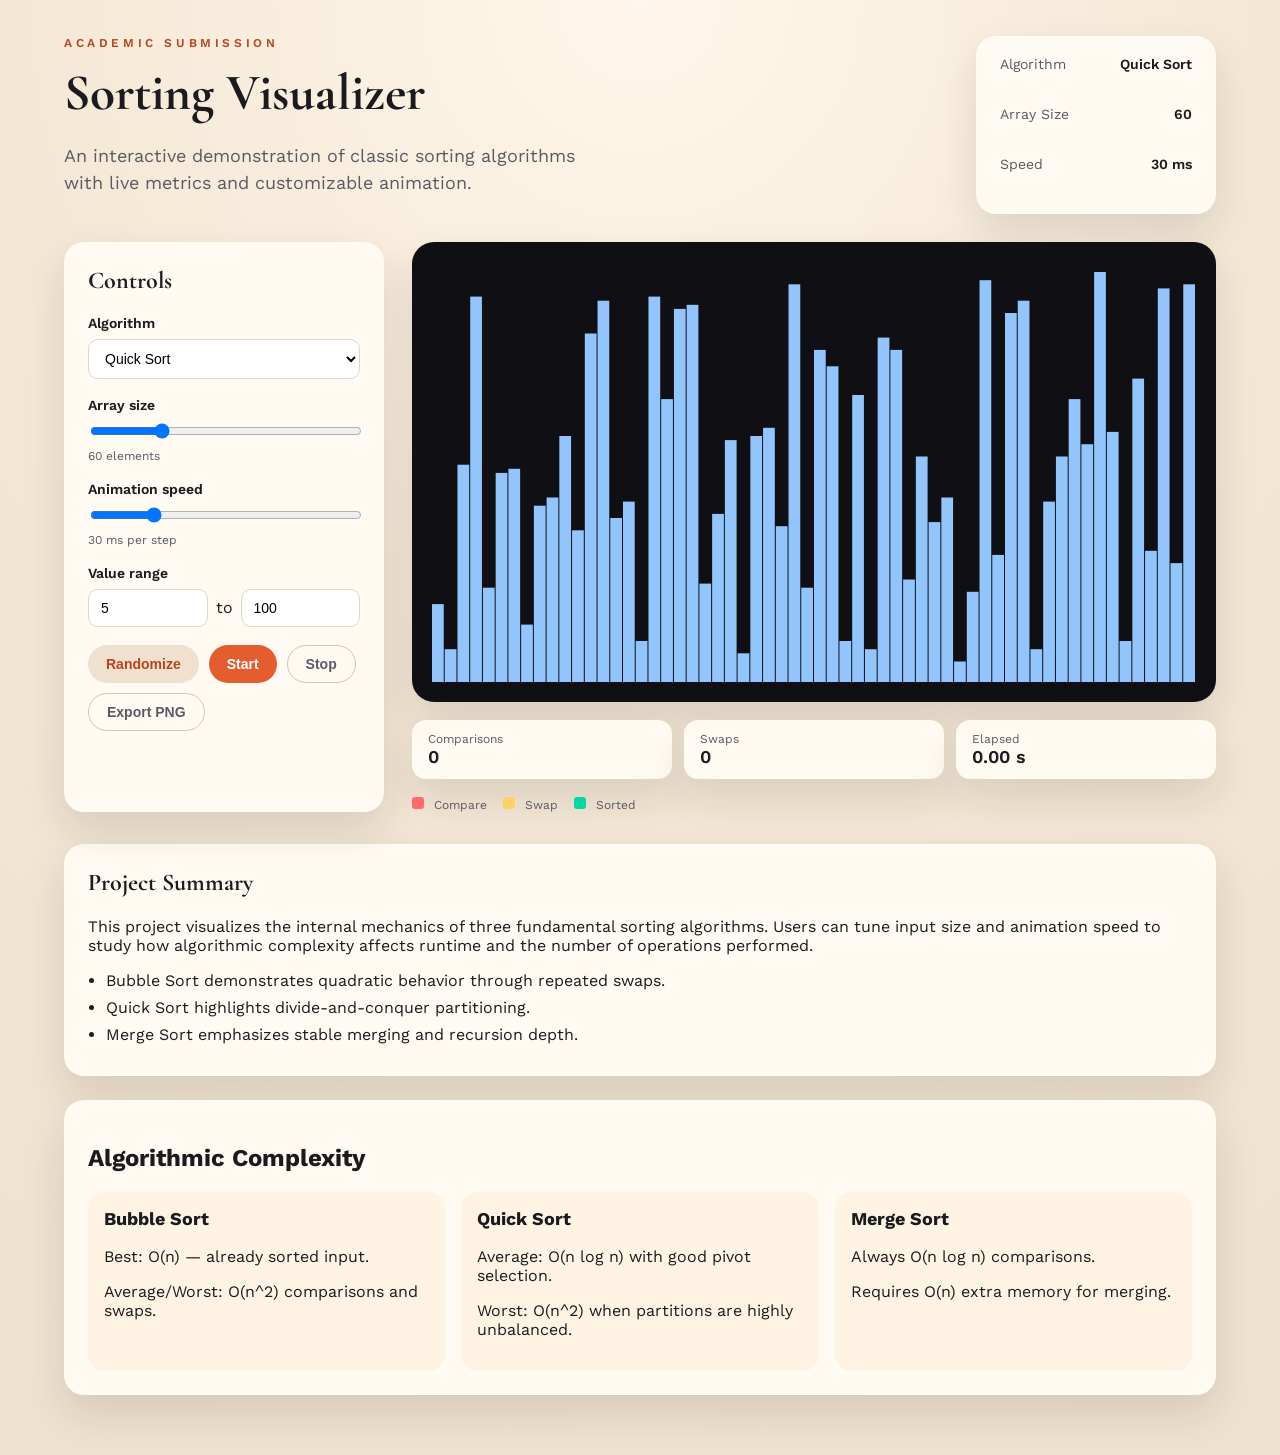
<file: sorting_visualizer/web/index.html>
<!doctype html>
<html lang="en">
  <head>
    <meta charset="utf-8" />
    <meta name="viewport" content="width=device-width, initial-scale=1" />
    <title>Sorting Visualizer</title>
    <link rel="stylesheet" href="styles.css" />
  </head>
  <body>
    <div class="page">
      <header class="hero">
        <div>
          <p class="kicker">Academic Submission</p>
          <h1>Sorting Visualizer</h1>
          <p class="subtitle">
            An interactive demonstration of classic sorting algorithms with live
            metrics and customizable animation.
          </p>
        </div>
        <div class="hero-card">
          <div class="stat">
            <span class="stat-label">Algorithm</span>
            <span id="statAlgorithm" class="stat-value">Quick Sort</span>
          </div>
          <div class="stat">
            <span class="stat-label">Array Size</span>
            <span id="statSize" class="stat-value">60</span>
          </div>
          <div class="stat">
            <span class="stat-label">Speed</span>
            <span id="statSpeed" class="stat-value">30 ms</span>
          </div>
        </div>
      </header>

      <main class="content">
        <section class="panel">
          <h2>Controls</h2>
          <div class="control-group">
            <label for="algorithm">Algorithm</label>
            <select id="algorithm">
              <option>Bubble Sort</option>
              <option selected>Quick Sort</option>
              <option>Merge Sort</option>
            </select>
          </div>

          <div class="control-group">
            <label for="size">Array size</label>
            <input id="size" type="range" min="20" max="180" value="60" />
            <div class="control-meta"><span id="sizeValue">60</span> elements</div>
          </div>

          <div class="control-group">
            <label for="speed">Animation speed</label>
            <input id="speed" type="range" min="5" max="120" value="30" />
            <div class="control-meta"><span id="speedValue">30</span> ms per step</div>
          </div>

          <div class="control-group">
            <label for="range">Value range</label>
            <div class="range-row">
              <label class="sr-only" for="minValue">Minimum value</label>
              <input id="minValue" type="number" min="1" max="200" value="5" />
              <span>to</span>
              <label class="sr-only" for="maxValue">Maximum value</label>
              <input id="maxValue" type="number" min="20" max="400" value="100" />
            </div>
          </div>

          <div class="buttons">
            <button id="randomize" class="secondary">Randomize</button>
            <button id="start" class="primary">Start</button>
            <button id="stop" class="ghost">Stop</button>
            <button id="export" class="ghost">Export PNG</button>
          </div>
        </section>

        <section class="visual">
          <div class="canvas-wrap">
            <canvas id="canvas" width="960" height="420"></canvas>
          </div>
          <div class="metrics">
            <div class="metric">
              <span class="metric-label">Comparisons</span>
              <span id="comparisons" class="metric-value">0</span>
            </div>
            <div class="metric">
              <span class="metric-label">Swaps</span>
              <span id="swaps" class="metric-value">0</span>
            </div>
            <div class="metric">
              <span class="metric-label">Elapsed</span>
              <span id="elapsed" class="metric-value">0.00 s</span>
            </div>
          </div>
          <div class="legend">
            <span><em class="legend-swatch compare"></em> Compare</span>
            <span><em class="legend-swatch swap"></em> Swap</span>
            <span><em class="legend-swatch sorted"></em> Sorted</span>
          </div>
        </section>
      </main>

      <section class="about">
        <h2>Project Summary</h2>
        <p>
          This project visualizes the internal mechanics of three fundamental
          sorting algorithms. Users can tune input size and animation speed to
          study how algorithmic complexity affects runtime and the number of
          operations performed.
        </p>
        <ul>
          <li>Bubble Sort demonstrates quadratic behavior through repeated swaps.</li>
          <li>Quick Sort highlights divide-and-conquer partitioning.</li>
          <li>Merge Sort emphasizes stable merging and recursion depth.</li>
        </ul>
      </section>

      <section class="theory">
        <h2>Algorithmic Complexity</h2>
        <div class="theory-grid">
          <article>
            <h3>Bubble Sort</h3>
            <p>Best: O(n) — already sorted input.</p>
            <p>Average/Worst: O(n^2) comparisons and swaps.</p>
          </article>
          <article>
            <h3>Quick Sort</h3>
            <p>Average: O(n log n) with good pivot selection.</p>
            <p>Worst: O(n^2) when partitions are highly unbalanced.</p>
          </article>
          <article>
            <h3>Merge Sort</h3>
            <p>Always O(n log n) comparisons.</p>
            <p>Requires O(n) extra memory for merging.</p>
          </article>
        </div>
      </section>
    </div>

    <script src="app.js"></script>
  </body>
</html>
</file>
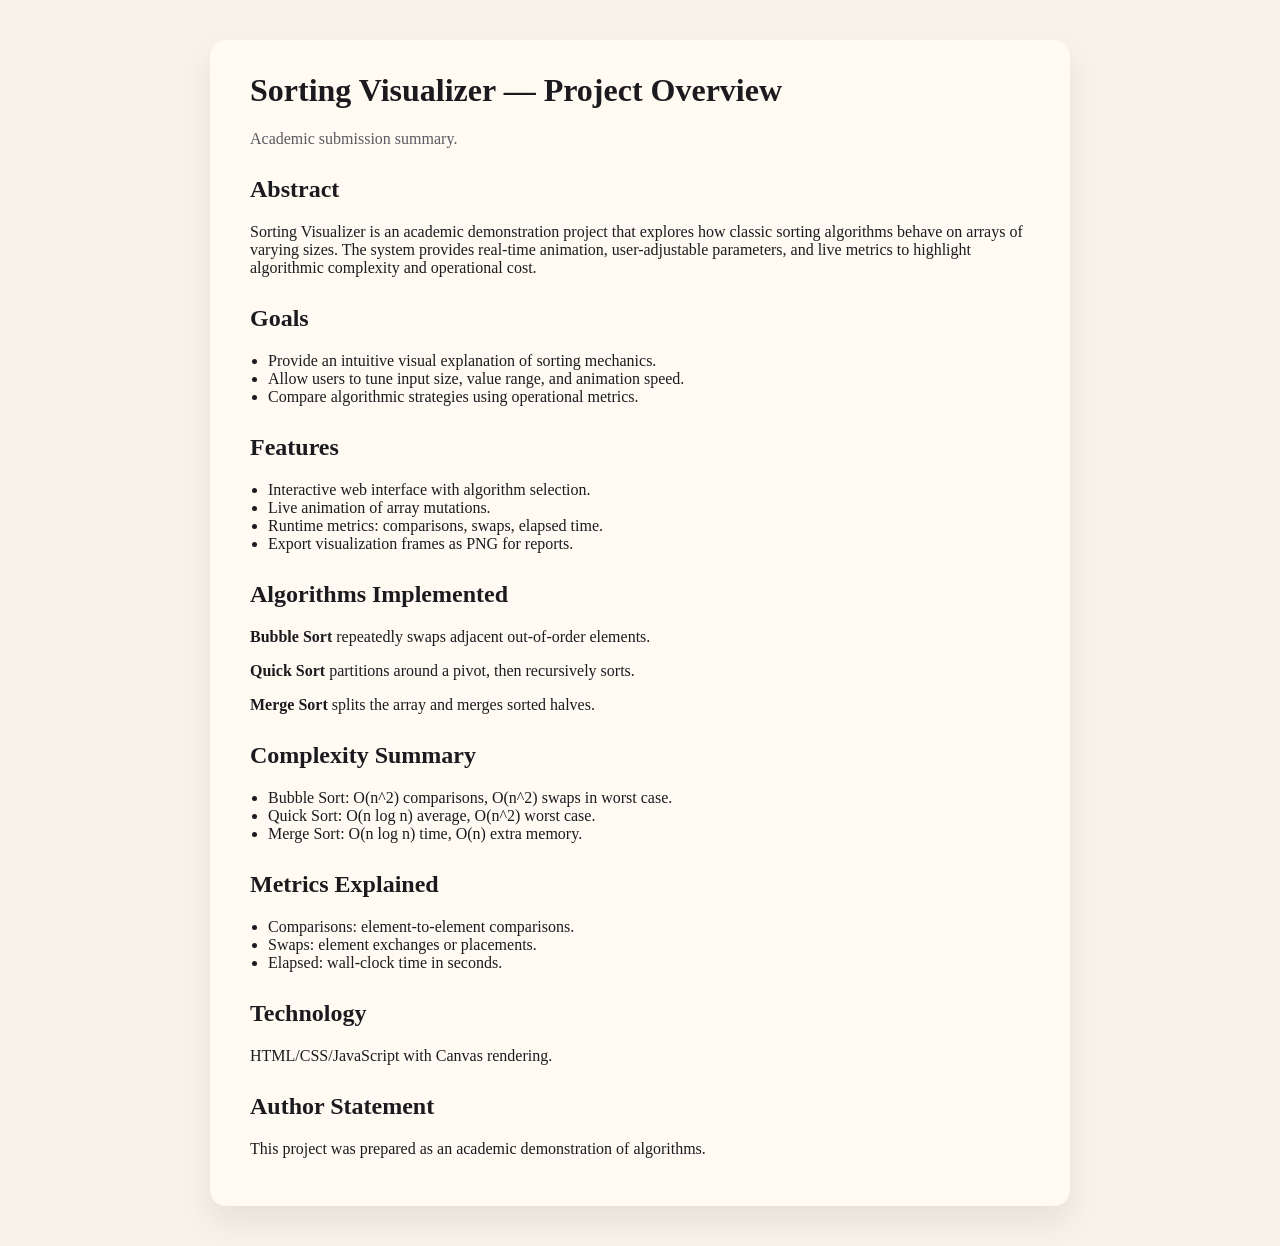
<file: sorting_visualizer/web/PROJECT_OVERVIEW.html>
<!doctype html>
<html lang="en">
  <head>
    <meta charset="utf-8" />
    <meta name="viewport" content="width=device-width, initial-scale=1" />
    <title>Sorting Visualizer — Project Overview</title>
    <style>
      body {
        font-family: "Georgia", "Times New Roman", serif;
        color: #1b1b1f;
        background: #f8f3ea;
        margin: 0;
        padding: 40px 16px;
      }
      .page {
        max-width: 780px;
        margin: 0 auto;
        background: #fffaf2;
        border-radius: 16px;
        padding: 32px 40px;
        box-shadow: 0 16px 32px rgba(0, 0, 0, 0.08);
      }
      h1 {
        margin-top: 0;
      }
      h2 {
        margin-top: 28px;
      }
      ul {
        padding-left: 18px;
      }
      .muted {
        color: #5a5a63;
      }
    </style>
  </head>
  <body>
    <div class="page">
      <h1>Sorting Visualizer — Project Overview</h1>
      <p class="muted">Academic submission summary.</p>

      <h2>Abstract</h2>
      <p>
        Sorting Visualizer is an academic demonstration project that explores how
        classic sorting algorithms behave on arrays of varying sizes. The system
        provides real-time animation, user-adjustable parameters, and live metrics
        to highlight algorithmic complexity and operational cost.
      </p>

      <h2>Goals</h2>
      <ul>
        <li>Provide an intuitive visual explanation of sorting mechanics.</li>
        <li>Allow users to tune input size, value range, and animation speed.</li>
        <li>Compare algorithmic strategies using operational metrics.</li>
      </ul>

      <h2>Features</h2>
      <ul>
        <li>Interactive web interface with algorithm selection.</li>
        <li>Live animation of array mutations.</li>
        <li>Runtime metrics: comparisons, swaps, elapsed time.</li>
        <li>Export visualization frames as PNG for reports.</li>
      </ul>

      <h2>Algorithms Implemented</h2>
      <p><strong>Bubble Sort</strong> repeatedly swaps adjacent out-of-order elements.</p>
      <p><strong>Quick Sort</strong> partitions around a pivot, then recursively sorts.</p>
      <p><strong>Merge Sort</strong> splits the array and merges sorted halves.</p>

      <h2>Complexity Summary</h2>
      <ul>
        <li>Bubble Sort: O(n^2) comparisons, O(n^2) swaps in worst case.</li>
        <li>Quick Sort: O(n log n) average, O(n^2) worst case.</li>
        <li>Merge Sort: O(n log n) time, O(n) extra memory.</li>
      </ul>

      <h2>Metrics Explained</h2>
      <ul>
        <li>Comparisons: element-to-element comparisons.</li>
        <li>Swaps: element exchanges or placements.</li>
        <li>Elapsed: wall-clock time in seconds.</li>
      </ul>

      <h2>Technology</h2>
      <p>HTML/CSS/JavaScript with Canvas rendering.</p>

      <h2>Author Statement</h2>
      <p>This project was prepared as an academic demonstration of algorithms.</p>
    </div>
  </body>
</html>
</file>
<file: sorting_visualizer/web/styles.css>
@import url("https://fonts.googleapis.com/css2?family=Cormorant+Garamond:wght@400;600;700&family=Work+Sans:wght@300;400;500;600&display=swap");

:root {
  --bg: #f7f1e7;
  --ink: #1b1b1f;
  --muted: #5a5a63;
  --accent: #e35d2f;
  --accent-dark: #b9451e;
  --card: #fffaf2;
  --shadow: 0 18px 40px rgba(27, 27, 31, 0.12);
}

* {
  box-sizing: border-box;
}

body {
  margin: 0;
  font-family: "Work Sans", "Segoe UI", sans-serif;
  color: var(--ink);
  background: radial-gradient(circle at top, #fff7ea 0%, #f4e7d5 40%, #efe1cf 100%);
}

.page {
  max-width: 1200px;
  margin: 0 auto;
  padding: 36px 24px 60px;
}

.hero {
  display: flex;
  gap: 32px;
  justify-content: space-between;
  align-items: stretch;
  margin-bottom: 28px;
  flex-wrap: wrap;
}

.kicker {
  text-transform: uppercase;
  font-size: 12px;
  letter-spacing: 0.3em;
  color: var(--accent-dark);
  font-weight: 600;
  margin: 0 0 12px;
}

h1 {
  font-family: "Cormorant Garamond", serif;
  font-size: clamp(36px, 4vw, 58px);
  margin: 0 0 12px;
}

.subtitle {
  font-size: 18px;
  max-width: 520px;
  color: var(--muted);
  line-height: 1.5;
}

.hero-card {
  background: var(--card);
  border-radius: 20px;
  padding: 20px 24px;
  min-width: 240px;
  box-shadow: var(--shadow);
  display: grid;
  gap: 12px;
}

.stat {
  display: flex;
  justify-content: space-between;
  font-size: 14px;
}

.stat-label {
  color: var(--muted);
}

.stat-value {
  font-weight: 600;
}

.content {
  display: grid;
  grid-template-columns: minmax(260px, 320px) 1fr;
  gap: 28px;
}

.panel {
  background: var(--card);
  border-radius: 20px;
  padding: 24px;
  box-shadow: var(--shadow);
}

.panel h2,
.about h2 {
  font-family: "Cormorant Garamond", serif;
  font-size: 24px;
  margin-top: 0;
}

.control-group {
  margin-bottom: 18px;
}

label {
  font-weight: 600;
  font-size: 14px;
  display: block;
  margin-bottom: 8px;
}

select,
input[type="number"] {
  width: 100%;
  padding: 10px 12px;
  border-radius: 10px;
  border: 1px solid #e0d6c5;
  background: #fff;
  font-size: 14px;
}

input[type="range"] {
  width: 100%;
}

.control-meta {
  font-size: 12px;
  color: var(--muted);
  margin-top: 6px;
}

.range-row {
  display: flex;
  align-items: center;
  gap: 8px;
}

.range-row input {
  flex: 1;
}

.sr-only {
  border: 0;
  clip: rect(0 0 0 0);
  height: 1px;
  margin: -1px;
  overflow: hidden;
  padding: 0;
  position: absolute;
  width: 1px;
}

.buttons {
  display: flex;
  gap: 10px;
  flex-wrap: wrap;
}

button {
  border: none;
  border-radius: 999px;
  padding: 10px 18px;
  font-weight: 600;
  cursor: pointer;
  font-size: 14px;
}

button.primary {
  background: var(--accent);
  color: #fff;
}

button.secondary {
  background: #f0e1cf;
  color: var(--accent-dark);
}

button.ghost {
  background: transparent;
  border: 1px solid #d7c6b0;
  color: var(--muted);
}

.visual {
  display: flex;
  flex-direction: column;
  gap: 18px;
}

.canvas-wrap {
  background: #0f0f14;
  border-radius: 22px;
  padding: 20px;
  box-shadow: var(--shadow);
}

canvas {
  width: 100%;
  height: auto;
  display: block;
}

.metrics {
  display: grid;
  grid-template-columns: repeat(3, 1fr);
  gap: 12px;
}

.metric {
  background: var(--card);
  border-radius: 14px;
  padding: 12px 16px;
  box-shadow: var(--shadow);
}

.metric-label {
  color: var(--muted);
  font-size: 12px;
  display: block;
}

.metric-value {
  font-weight: 600;
  font-size: 18px;
}

.legend {
  display: flex;
  gap: 16px;
  font-size: 12px;
  color: var(--muted);
}

.legend-swatch {
  width: 12px;
  height: 12px;
  display: inline-block;
  border-radius: 3px;
  margin-right: 6px;
}

.legend-swatch.compare {
  background: #ff6b6b;
}

.legend-swatch.swap {
  background: #ffd166;
}

.legend-swatch.sorted {
  background: #06d6a0;
}

.about {
  margin-top: 32px;
  background: var(--card);
  border-radius: 20px;
  padding: 24px;
  box-shadow: var(--shadow);
}

.about ul {
  padding-left: 18px;
  margin: 12px 0 0;
}

.about li {
  margin-bottom: 8px;
}

.theory {
  margin-top: 24px;
  background: var(--card);
  border-radius: 20px;
  padding: 24px;
  box-shadow: var(--shadow);
}

.theory-grid {
  display: grid;
  grid-template-columns: repeat(3, 1fr);
  gap: 16px;
}

.theory-grid article {
  background: #fff4e4;
  border-radius: 16px;
  padding: 16px;
}

.theory-grid h3 {
  margin-top: 0;
  font-size: 18px;
}

@media (max-width: 980px) {
  .content {
    grid-template-columns: 1fr;
  }

  .metrics {
    grid-template-columns: 1fr;
  }

  .theory-grid {
    grid-template-columns: 1fr;
  }
}
</file>
